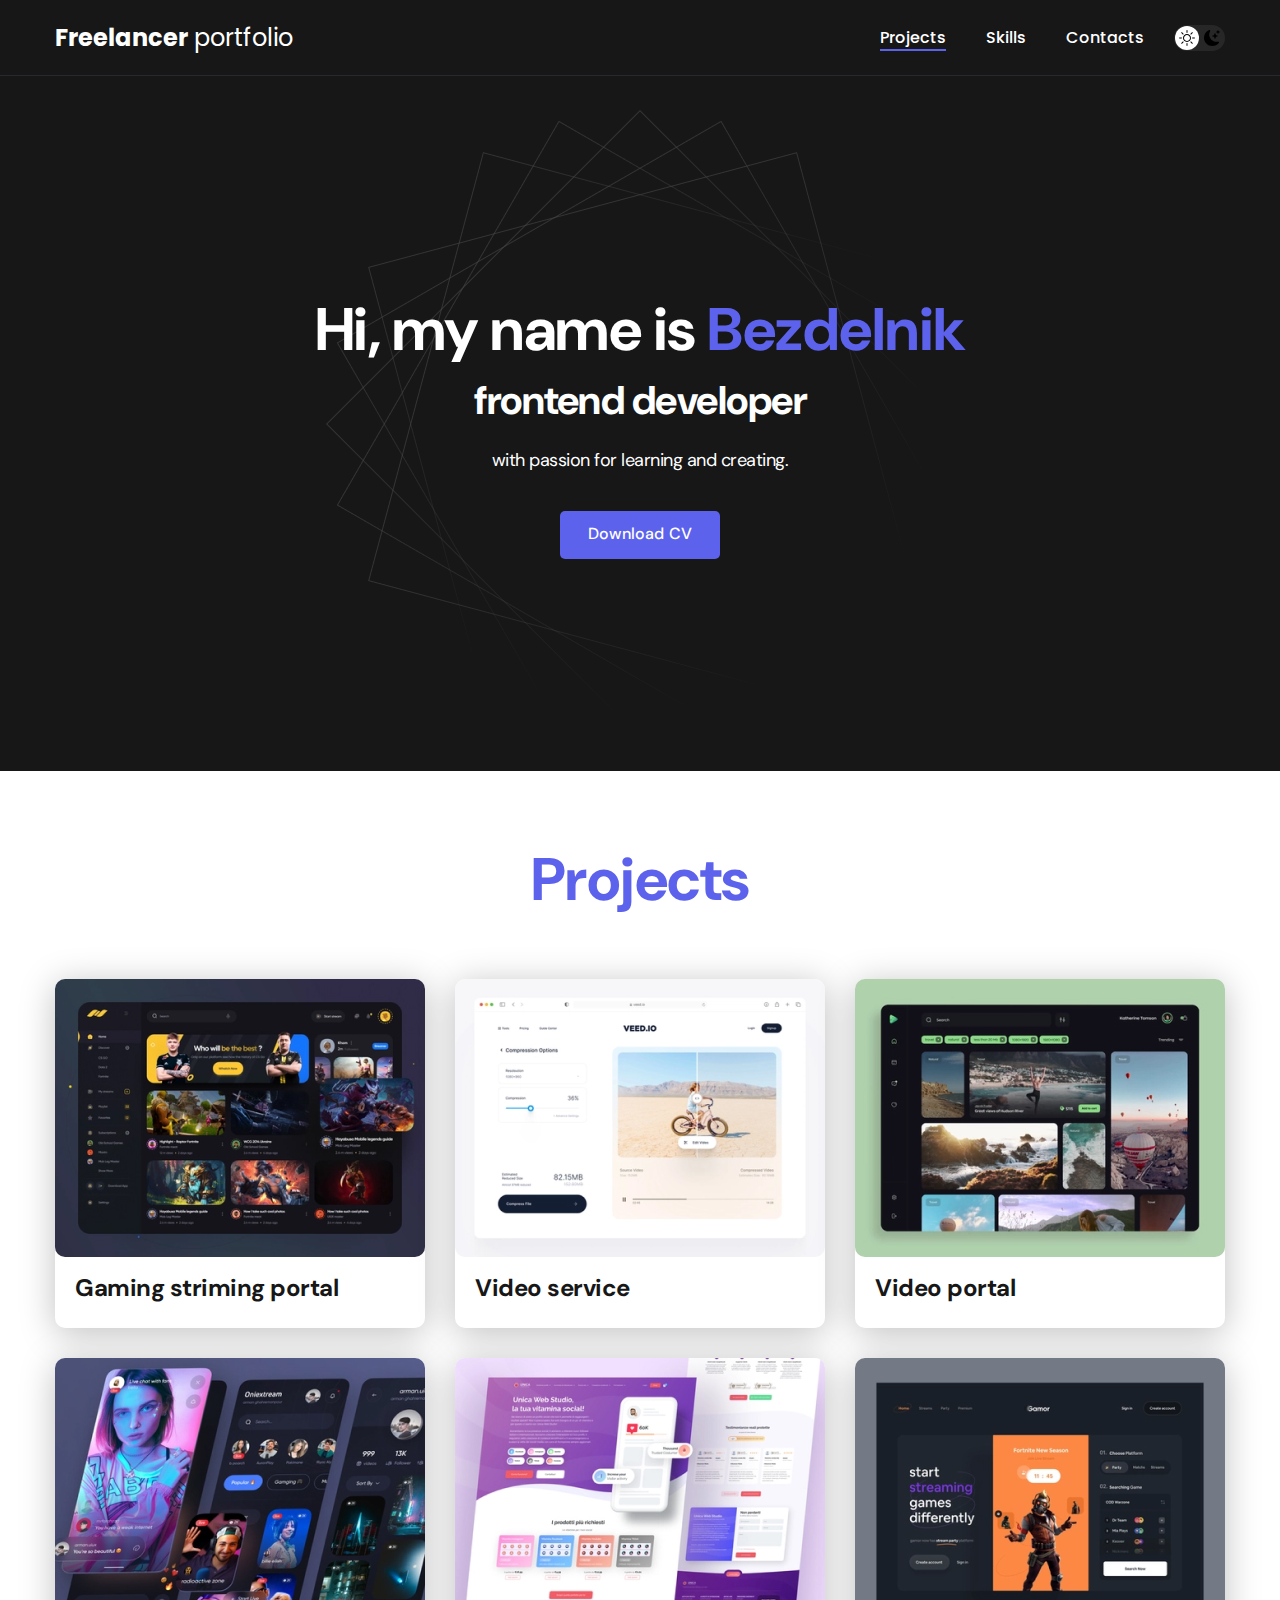
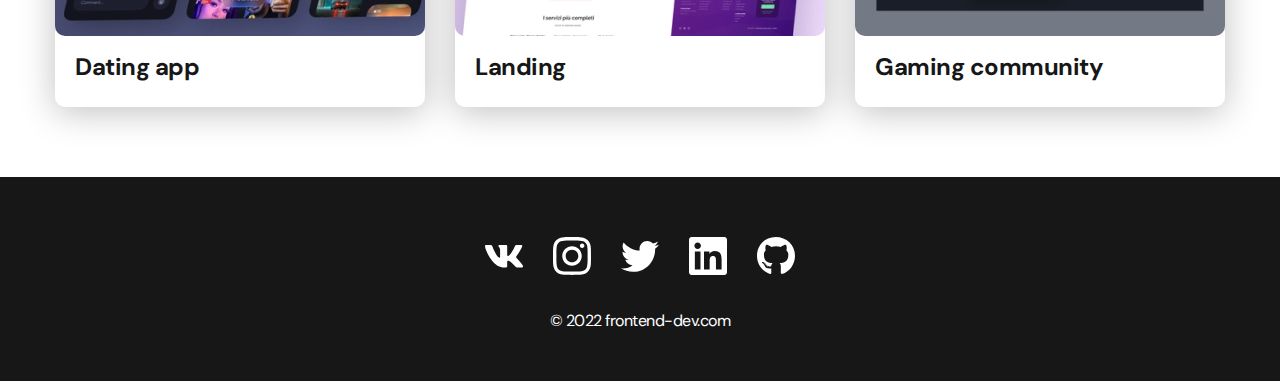
<file: index.html>
<!DOCTYPE html>
<html lang="en">

<head>
    <meta charset="UTF-8">
    <meta http-equiv="X-UA-Compatible" content="IE=edge">
    <meta name="viewport" content="width=device-width, initial-scale=1.0">
    <title>Portfolio</title>
    <link rel="stylesheet" href="./css/main.css">
</head>

<body>
    <nav class="nav">
        <div class="container">
            <div class="nav-row">
                <a href="./index.html" class="logo"><strong>Freelancer</strong> portfolio</a>

                <button class="dark-mode-btn">
                    <img src="./img/icons/Sun.svg" alt="Light mode" class="dark-mode-btn__icon">
                    <img src="./img/icons/Moon.svg" alt="Dark mode" class="dark-mode-btn__icon">
                </button>

                <ul class="nav-list">
                    <li class="nav-list__item"><a href="./index.html"
                            class="nav-list__link nav-list__link--active">Projects</a></li>
                    <li class="nav-list__item"><a href="./skills.html" class="nav-list__link">Skills</a></li>
                    <li class="nav-list__item"><a href="./contacts.html" class="nav-list__link">Contacts</a></li>
                </ul>
            </div>
        </div>
    </nav>

    <header class="header">
        <div class="header__wrapper">
            <h1 class="header__title"><strong>Hi, my name is <em>Bezdelnik</em></strong><br>
                frontend developer
            </h1>
            <div class="header__text">
                <p>with passion for learning and creating.</p>
            </div>
            <a href="#!" class="btn">Download CV</a>
        </div>
    </header>

    <main class="section">
        <div class="container">
            <h2 class="title-1">Projects</h2>
            <ul class="projects">
                <li class="project">
                    <a href="./project-page.html">
                        <img src="./img/projects/01.jpg" alt="Project img" class="project__img">
                        <h3 class="project__title">Gaming striming portal</h3>
                    </a>
                </li>
                <li class="project">
                    <a href="./project-page.html">
                        <img src="./img/projects/02.jpg" alt="Project img" class="project__img">
                        <h3 class="project__title">Video service</h3>
                    </a>
                </li>
                <li class="project">
                    <img src="./img/projects/03.jpg" alt="Project img" class="project__img">
                    <h3 class="project__title">Video portal</h3>
                </li>
                <li class="project">
                    <img src="./img/projects/04.jpg" alt="Project img" class="project__img">
                    <h3 class="project__title">Dating app</h3>
                </li>
                <li class="project">
                    <img src="./img/projects/05.jpg" alt="Project img" class="project__img">
                    <h3 class="project__title">Landing</h3>
                </li>
                <li class="project">
                    <img src="./img/projects/06.jpg" alt="Project img" class="project__img">
                    <h3 class="project__title">Gaming community</h3>
                </li>
            </ul>
        </div>

    </main>

    <footer class="footer">
        <div class="container">
            <div class="footer__wripper">
                <ul class="social">
                    <li class="social__item"><a href="#!"><img src="./img/icons/vk.svg" alt="Link"></a></li>
                    <li class="social__item"><a href="#!"><img src="./img/icons/Vector.svg" alt="Link"></a></li>
                    <li class="social__item"><a href="#!"><img src="./img/icons/twitter.svg" alt="Link"></a></li>
                    <li class="social__item"><a href="#!"><img src="./img/icons/linkedIn.svg" alt="Link"></a></li>
                    <li class="social__item"><a href="#!"><img src="./img/icons/gitHub.svg" alt="Link"></a></li>
                </ul>
                <div class="copyright">
                    <p>© 2022 frontend-dev.com</p>
                </div>
            </div>
        </div>
    </footer>

    <script src="./main.js"></script>

</body>

</html>
</file>
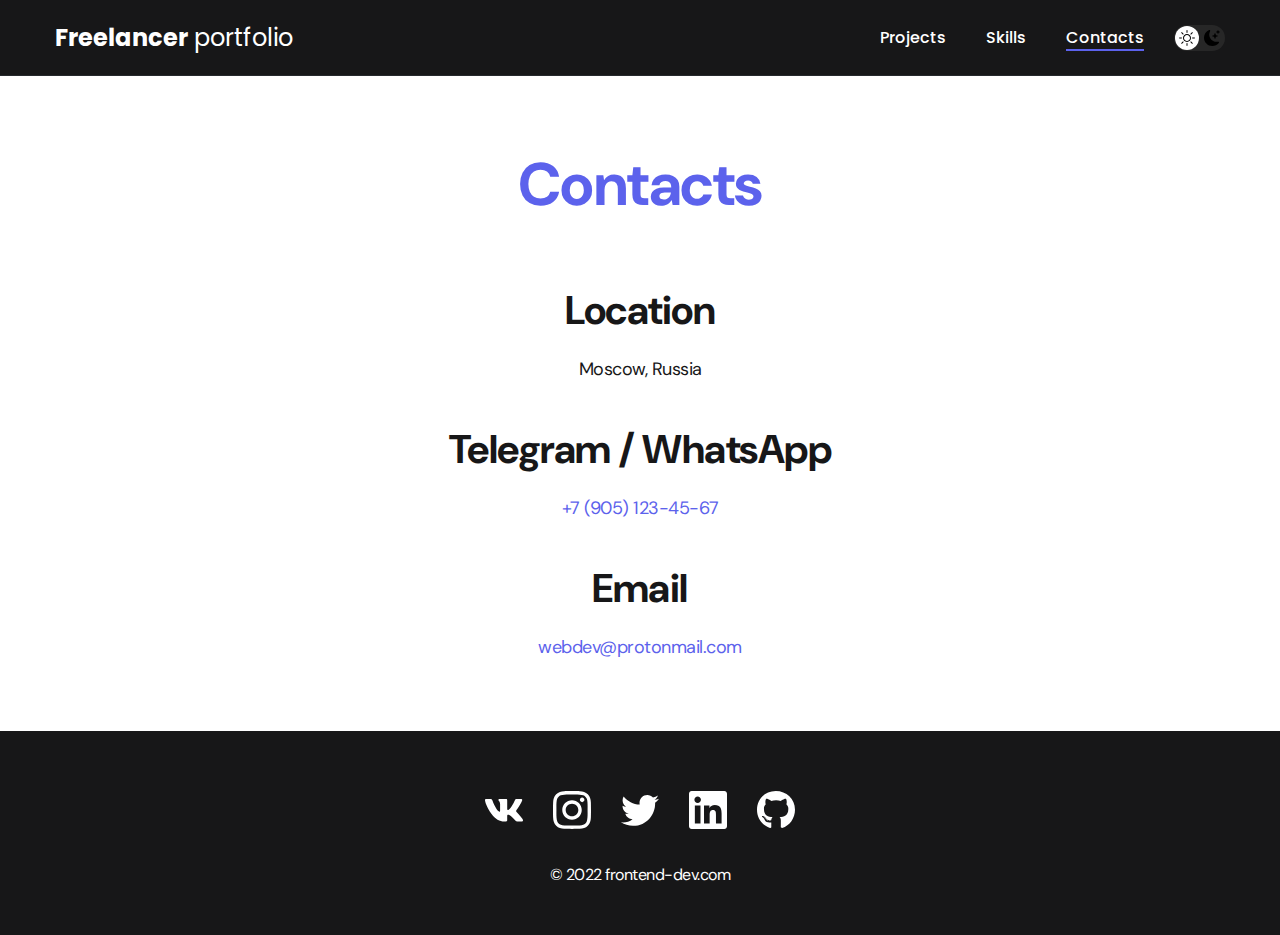
<file: contacts.html>
<!DOCTYPE html>
<html lang="en">

<head>
    <meta charset="UTF-8">
    <meta http-equiv="X-UA-Compatible" content="IE=edge">
    <meta name="viewport" content="width=device-width, initial-scale=1.0">
    <title>Project__Skills</title>
    <link rel="stylesheet" href="./css/main.css">
</head>

<body>
    <nav class="nav">
        <div class="container">
            <div class="nav-row">
                <a href="./index.html" class="logo"><strong>Freelancer</strong> portfolio</a>
                <button class="dark-mode-btn">
                    <img src="./img/icons/Sun.svg" alt="Light mode" class="dark-mode-btn__icon">
                    <img src="./img/icons/Moon.svg" alt="Dark mode" class="dark-mode-btn__icon">
                </button>
                <ul class="nav-list">
                    <li class="nav-list__item"><a href="./index.html" class="nav-list__link">Projects</a></li>
                    <li class="nav-list__item"><a href="./skills.html" class="nav-list__link">Skills</a></li>
                    <li class="nav-list__item"><a href="./contacts.html" class="nav-list__link nav-list__link--active">Contacts</a></li>
                </ul>
            </div>
        </div>
    </nav>

    <main class="section">
        <div class="container">
            <h1 class="title-1">Contacts</h1>
            <ul class="content-list">
                <li class="content-list__item">
                    <h2 class="title-2">Location</h2>
                    <p>Moscow, Russia</p>
                </li>
                <li class="content-list__item">
                    <h2 class="title-2">Telegram / WhatsApp</h2>
                    <p><a href="tel:+79038962586">+7 (905) 123-45-67</a></p>
                </li>
                <li class="content-list__item">
                    <h2 class="title-2">Email</h2>
                    <p><a href="mailto:webdev@protonmail.com">webdev@protonmail.com</a></p>
                </li>
            </ul>
        </div>
    </main>

    <footer class="footer">
        <div class="container">
            <div class="footer__wripper">
                <ul class="social">
                    <li class="social__item"><a href="#!"><img src="./img/icons/vk.svg" alt="Link"></a></li>
                    <li class="social__item"><a href="#!"><img src="./img/icons/Vector.svg" alt="Link"></a></li>
                    <li class="social__item"><a href="#!"><img src="./img/icons/twitter.svg" alt="Link"></a></li>
                    <li class="social__item"><a href="#!"><img src="./img/icons/linkedIn.svg" alt="Link"></a></li>
                    <li class="social__item"><a href="#!"><img src="./img/icons/gitHub.svg" alt="Link"></a></li>
                </ul>
                <div class="copyright">
                    <p>© 2022 frontend-dev.com</p>
                </div>
            </div>
        </div>
    </footer>

    <script src="./main.js"></script>
    
</body>

</html>
</file>
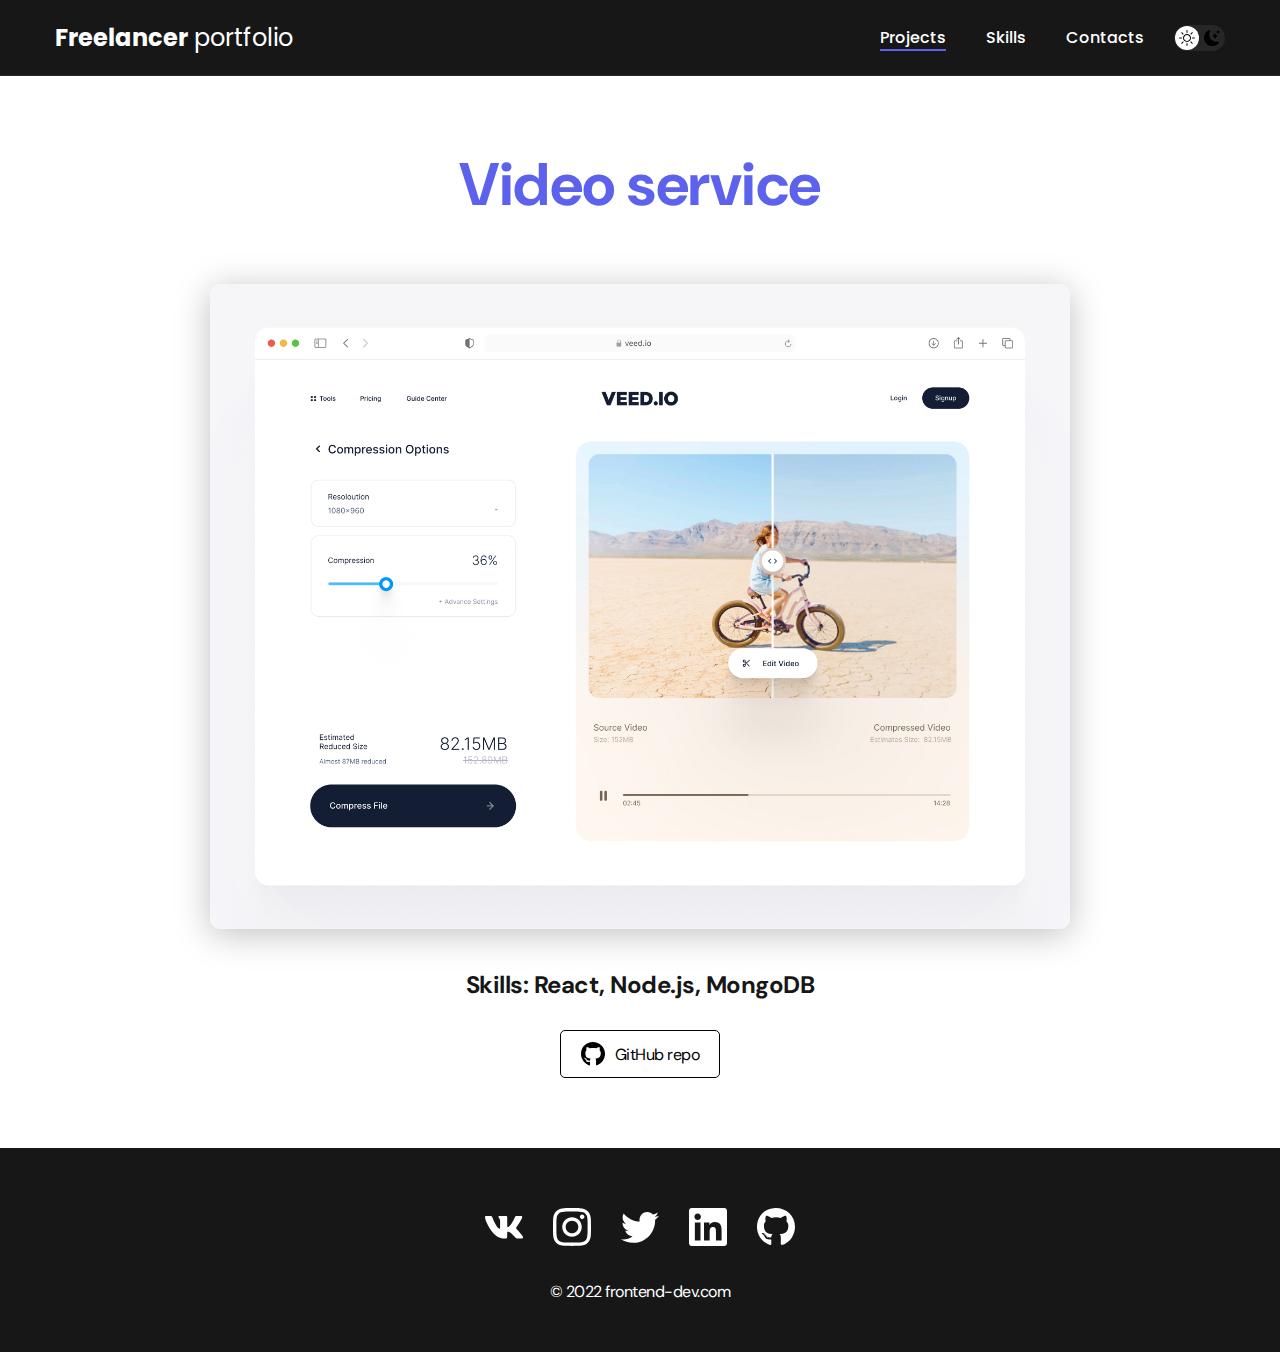
<file: project-page.html>
<!DOCTYPE html>
<html lang="en">

<head>
    <meta charset="UTF-8">
    <meta http-equiv="X-UA-Compatible" content="IE=edge">
    <meta name="viewport" content="width=device-width, initial-scale=1.0">
    <title>Project-page</title>
    <link rel="stylesheet" href="./css/main.css">
</head>

<body>
    <nav class="nav">
        <div class="container">
            <div class="nav-row">
                <a href="./index.html" class="logo"><strong>Freelancer</strong> portfolio</a>
                <button class="dark-mode-btn">
                    <img src="./img/icons/Sun.svg" alt="Light mode" class="dark-mode-btn__icon">
                    <img src="./img/icons/Moon.svg" alt="Dark mode" class="dark-mode-btn__icon">
                </button>
                <ul class="nav-list">
                    <li class="nav-list__item"><a href="./index.html" class="nav-list__link nav-list__link--active">Projects</a></li>
                    <li class="nav-list__item"><a href="./skills.html" class="nav-list__link">Skills</a></li>
                    <li class="nav-list__item"><a href="./contacts.html" class="nav-list__link">Contacts</a></li>
                </ul>
            </div>
        </div>
    </nav>

    <main class="section">
        <div class="container">
            <div class="project-details">
                <h1 class="title-1">Video service</h1>
                <img src="./img/projects/02-big.jpg" alt="" class="project-details__cover">
                <div class="project-details__desc">
                    <p>Skills: React, Node.js, MongoDB</p>
                </div>
                <a href="#!" class="btn-outline">
                    <img src="./img/icons/gitHub-black.svg" alt="">
                    <p>GitHub repo</p>
                </a>
            </div>
        </div>
    </main>

    <footer class="footer">
        <div class="container">
            <div class="footer__wripper">
                <ul class="social">
                    <li class="social__item"><a href="#!"><img src="./img/icons/vk.svg" alt="Link"></a></li>
                    <li class="social__item"><a href="#!"><img src="./img/icons/Vector.svg" alt="Link"></a></li>
                    <li class="social__item"><a href="#!"><img src="./img/icons/twitter.svg" alt="Link"></a></li>
                    <li class="social__item"><a href="#!"><img src="./img/icons/linkedIn.svg" alt="Link"></a></li>
                    <li class="social__item"><a href="#!"><img src="./img/icons/gitHub.svg" alt="Link"></a></li>
                </ul>
                <div class="copyright">
                    <p>© 2022 frontend-dev.com</p>
                </div>
            </div>
        </div>
    </footer>

    <script src="./main.js"></script>
</body>
</html>
</file>
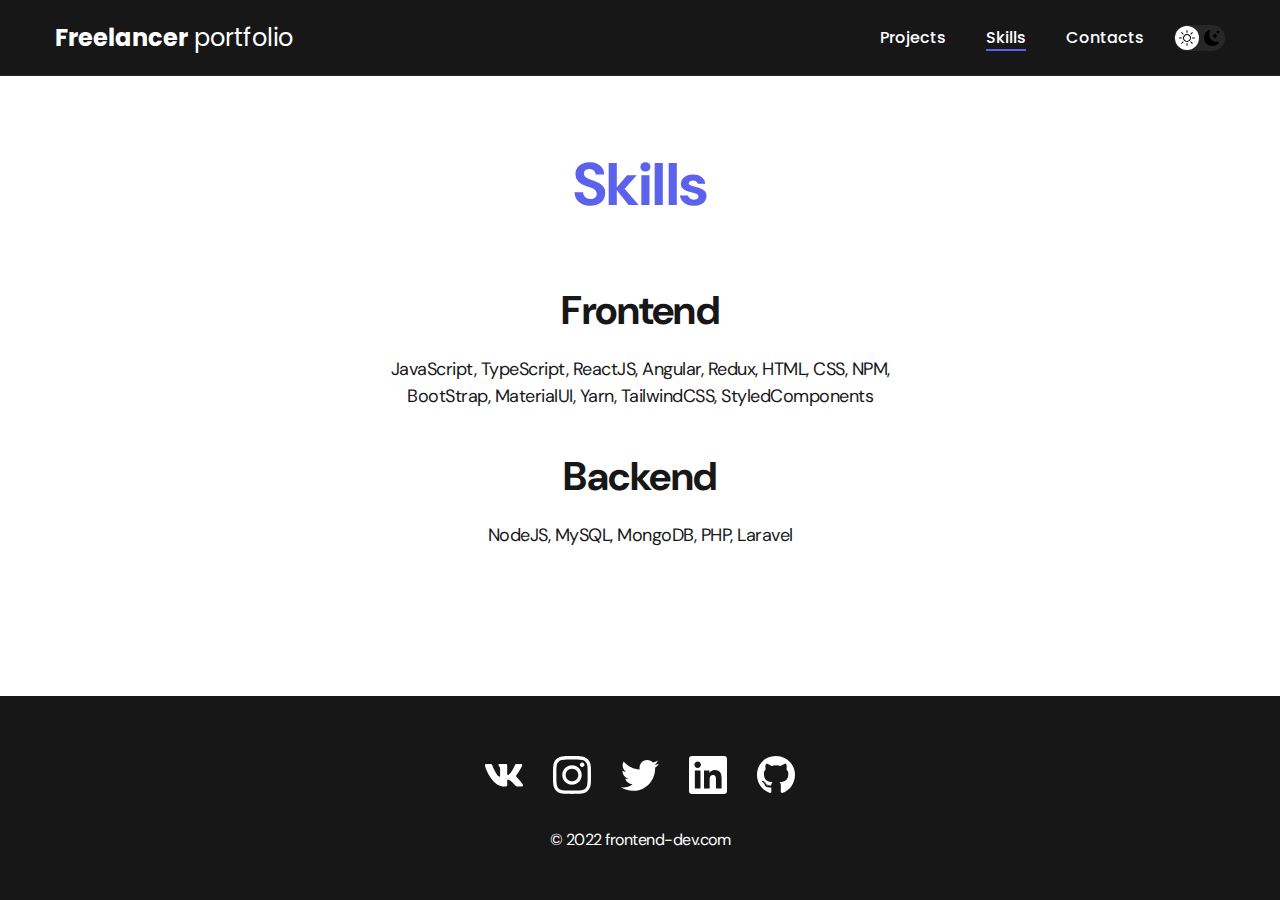
<file: skills.html>
<!DOCTYPE html>
<html lang="en">

<head>
    <meta charset="UTF-8">
    <meta http-equiv="X-UA-Compatible" content="IE=edge">
    <meta name="viewport" content="width=device-width, initial-scale=1.0">
    <title>Project__Skills</title>
    <link rel="stylesheet" href="./css/main.css">
</head>

<body>
    <nav class="nav">
        <div class="container">
            <div class="nav-row">
                <a href="./index.html" class="logo"><strong>Freelancer</strong> portfolio</a>
                <button class="dark-mode-btn">
                    <img src="./img/icons/Sun.svg" alt="Light mode" class="dark-mode-btn__icon">
                    <img src="./img/icons/Moon.svg" alt="Dark mode" class="dark-mode-btn__icon">
                </button>
                <ul class="nav-list">
                    <li class="nav-list__item"><a href="./index.html" class="nav-list__link">Projects</a></li>
                    <li class="nav-list__item"><a href="./skills.html" class="nav-list__link nav-list__link--active">Skills</a></li>
                    <li class="nav-list__item"><a href="./contacts.html" class="nav-list__link">Contacts</a></li>
                </ul>
            </div>
        </div>
    </nav>

    <main class="section">
        <div class="container">
            <h1 class="title-1">Skills</h1>
            <ul class="content-list">
                <li class="content-list__item">
                    <h2 class="title-2">Frontend</h2>
                    <p>JavaScript, TypeScript, ReactJS, Angular, Redux, HTML, CSS, NPM, BootStrap, MaterialUI, Yarn, TailwindCSS, StyledComponents</p>
                </li>
                <li class="content-list__item">
                    <h2 class="title-2">Backend</h2>
                    <p>NodeJS, MySQL, MongoDB, PHP, Laravel</p>
                </li>
            </ul>
        </div>
    </main>

    <footer class="footer">
        <div class="container">
            <div class="footer__wripper">
                <ul class="social">
                    <li class="social__item"><a href="#!"><img src="./img/icons/vk.svg" alt="Link"></a></li>
                    <li class="social__item"><a href="#!"><img src="./img/icons/Vector.svg" alt="Link"></a></li>
                    <li class="social__item"><a href="#!"><img src="./img/icons/twitter.svg" alt="Link"></a></li>
                    <li class="social__item"><a href="#!"><img src="./img/icons/linkedIn.svg" alt="Link"></a></li>
                    <li class="social__item"><a href="#!"><img src="./img/icons/gitHub.svg" alt="Link"></a></li>
                </ul>
                <div class="copyright">
                    <p>© 2022 frontend-dev.com</p>
                </div>
            </div>
        </div>
    </footer>

    <script src="./main.js"></script>
</body>

</html>
</file>
<file: css/main.css>
@import url('./reset.css');
@import url('https://fonts.googleapis.com/css2?family=DM+Sans:wght@400;500;700&family=Poppins:wght@400;500;700&display=swap');

/* font-family: 'DM Sans', sans-serif;
font-family: 'Poppins', sans-serif; */

:root {
    --black: #171718;
    --black-border: #26292D;
    --white: #FFFFFF;
    --purple: #5C62EC;

    --dark-bg: var(--black);
    --dark-border: var(--black-border);
    --header-text: var(--white);
    --accent: var(--purple);
    
    /*----------Light mode-------*/
    --page-bg: var(--white);
    --text-color: var(--black);

    --title-1: var(--accent);

    --project-card-bg: var(--page-bg);
    --project-card-text: var(--text-color);

    --box-shadow: 0px 5px 35px 0px rgba(0, 0, 0, 0.25);
}

.dark {
    --page-bg: #252526;
    --text-color: var(--white);

    --project-card-bg: var(--page-bg);
    --project-card-text: var(--text-color);
    
    --title-1: var(--white);

    --box-shadow: 0px 5px 35px 0px rgba(0, 0, 0, 0.8);
}

html, body {
    /* Шрифт для тела*/
    display: flex;
    flex-direction: column;
    min-height: 100vh;

    font-family: 'DM Sans', sans-serif;
    letter-spacing: -0.5px;
/*----------color mode--------*/
    background-color: var(--page-bg);
    color: var(--text-color);
}

/*---контейнер для тела---*/
.container {
    max-width: 1200px; 
    margin: 0 auto;
    padding: 0 15px;
}

.none {
    display: none !important;
}

.section {
    padding: 70px 0;
}

.title-1 {
    /* padding-top: 70px; */
    margin-bottom: 60px;
    
    font-size: 60px; font-weight: 700; line-height: 1.3;
    color: var(--title-1);
    text-align: center;
}

.title-2 {
    margin-bottom: 20px;
    font-size: 40px; font-weight: 700; line-height: 1.3;
}

/* -----------Навигация----------*/

/* * {
    border: 1px solid red;
} */


.nav {
    padding: 20px 0;
    background-color: var(--dark-bg);
    border-bottom: 1px solid var(--dark-border);
    color: var(--header-text);
    letter-spacing: normal;
}

.nav-row {
    display: flex;
    flex-wrap: wrap;
    justify-content: flex-end;
    align-items: center;
    column-gap: 30px;
    row-gap: 20px;
}

.logo {
    margin-right: auto;
    color: var(--header-text);
    font-size: 24px;
    font-family: 'Poppins', sans-serif;
}

.logo strong {
    font-weight: 700;
}

.nav-list {
    display: flex;
    flex-wrap: wrap;
    row-gap: 10px;
    align-items: center;
    /* justify-content: space-between; */
    column-gap: 40px;
    font-size: 16px;
    font-weight: 500;
    font-family: 'Poppins', sans-serif;
}

.nav-list__link {
    color: var(--header-text);
    /* text-decoration: none; */

    transition: opacity 0.5s ease-in ;
}

.nav-list__link:hover {
    opacity: 0.8;
}

.nav-list__link--active {
    position: relative;
}

.nav-list__link--active::before {
    content: "";
    position: absolute;
    left: 0;
    top: 100%;
    display: block;
    height: 2px;
    width: 100%;
    background-color: var(--accent);
}

.dark-mode-btn {
    order: 9;
    position: relative;
    display: flex;
    justify-content: space-between;
    width: 51px; height: 26px;
    padding: 5px;

    border-radius: 50px;
    background-color: #272727;
}

.dark-mode-btn::before {
    content: "";

    position: absolute;
    top: 1px;
    left: 1px;

    display: block;
    width: 24px;
    height: 24px;

    border-radius: 50px;
    background-color: var(--white);

    transition: left 0.5s ease-in;
}

.dark-mode-btn--active::before {
    left: 26px;
    
}

.dark-mode-btn__icon {
    position: relative;
    z-index: 9;
}

/*-----header----------*/

.header {
    min-height: 695px;
    padding: 40px 0;
/*----------------------------*/
    display: flex;
    justify-content: center;
    flex-direction: column;
    align-items: center;
/*----------------------------*/
    background-color: var(--dark-bg);
    color: var(--header-text);
    background-image: url('./../img/header-bg.png');
    background-repeat: no-repeat;
    background-size: auto;
    background-position: center;
}

.header__wrapper {
    max-width: 750px;
    padding: 0 15px;
    text-align: center;
}
.header__title {
    margin-bottom: 20px;
    font-size: 40px;
    font-weight: 700;
    line-height: 1.4;
}

.header__title strong {
    font-size: 60px;
    font-weight: 700;
}

.header__title em {
    font-style: normal;
    color: var(--accent);
}

.header__text {
    margin-bottom: 40px;
    font-size: 18px;
    line-height: 1.333;
}

.header__text p + p {
    margin-top: 0.5em;
}

/*----------------------------btn----------------------*/
.btn {
    display: inline-block;
    height: 48px;
    padding: 12px 28px;
    border-radius: 5px;
    background-color: var(--accent);
    color: var(--white);
    letter-spacing: 0.15px;
    font-size: 16px;
    font-weight: 500;

    transition: 0.5s ease-in;
}

.btn-outline {
    display: flex;
    column-gap: 10px;
    align-items: center;

    height: 48px;
    border-radius: 5px;

    padding: 12px 20px;
    border: 1px solid black;
    background-color: white;
    color: black;

    transition: opacity 0.5s ease-in;
    /* transition: 0.5s ease-in; */
}

.btn:hover, .btn-outline:hover {
    opacity: 0.8;
}

.btn:active, .btn-outline:active {
    position: relative;
    top: 2px;
}

/*---------------main projects-------------------*/

.projects {
    display: flex;
    justify-content: center;
    /* flex-direction: row; */
    flex-wrap: wrap;
    column-gap: 30px;
    row-gap: 30px;
}
.project {
    max-width: 370px;
    background-color: var(--project-card-bg);
    box-shadow: var(--box-shadow);
    border-radius: 10px;
}

.project__img {
    border-radius: 10px;
}

.project__title {
    padding: 15px 20px 25px;
    font-size: 24px; font-weight: 700; line-height: 1.3;
    color: var(--project-card-text);
}

/*------------------project details--------------*/
.project-details {
    margin: 0 auto;
    max-width: 860px;

    display: flex;
    flex-direction: column;
    align-items: center;
    text-align: center;
}

.project-details__cover {
    max-width: 100%;
    margin-bottom: 40px;
    box-shadow: 0px 5px 35px 0px rgba(0, 0, 0, 0.25);
    border-radius: 10px;
}
.project-details__desc {
    margin-bottom: 30px;
    font-size: 24px; font-weight: 700; line-height: 1.3;
}
/*-------------------content list--------------*/
.content-list {
    margin: 0 auto;
    max-width: 570px;
    display: flex;
    flex-direction: column;
    align-items: center;
    row-gap: 40px;
    text-align: center;
}

.content-list a {
    color: var(--accent);
}

.content-list__item {
    font-size: 18px; line-height: 1.5; 
}

.content-list__item p + p {
    margin-top: 0.5em;
}

/*-------------------footer--------------------*/

.footer {
    padding: 60px 0 50px;
    background-color: var(--dark-bg);
    color: var(--header-text);
    margin-top: auto;
}

.footer__wripper {
    display: flex;
    flex-direction: column;
    align-items: center;
    row-gap: 27px;
}
.social {
    display: flex;
    column-gap: 30px;
    align-items: center;

}

.copyright {
    font-size: 16px;
}

.copyright p {
    margin-top: 0.5em;
}

/*--------------mobile----------------------*/

@media (max-width: 620px) {
    .nav-row { justify-content: space-between; }
    .dark-mode-btn {order: 0;}
    .header { min-height: unset; }
    .header__title { font-size: 30px; }
    .header__title strong { font-size: 40px; }
    .section { padding: 40px 0; }
    .title-1 { margin-bottom: 30px; font-size: 40px; }
    .title-2 { margin-bottom: 10px; font-size: 30px; }
    .project__title { font-size: 22px; }
    .footer { padding: 40px 0 30px; }
    .footer__wripper { row-gap: 20px; }
    .social { column-gap: 20px; }
    .social__item { width: 28px; }
    .content-list { row-gap: 20px; }
    .content-list__item { font-size: 16px; }
    .project-details__desc { margin-bottom: 20px; font-size: 22px;}
}
</file>
